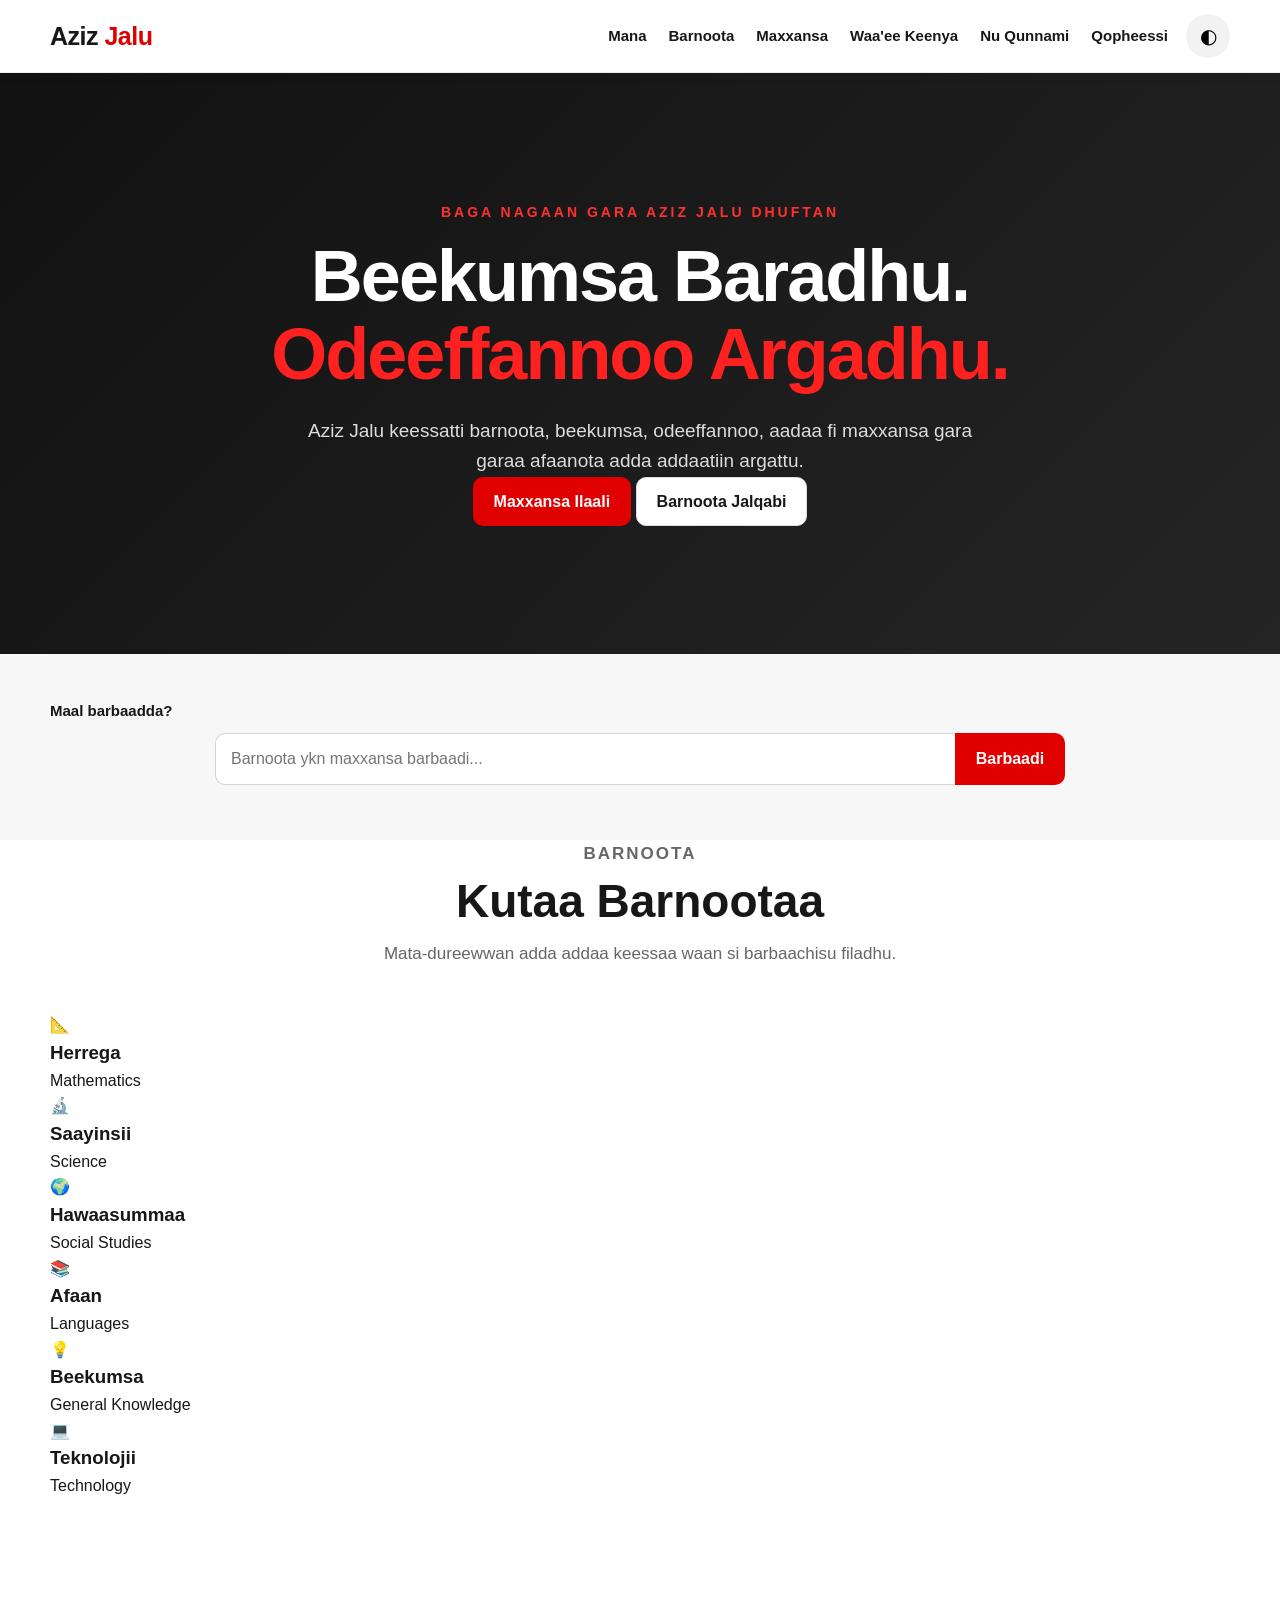
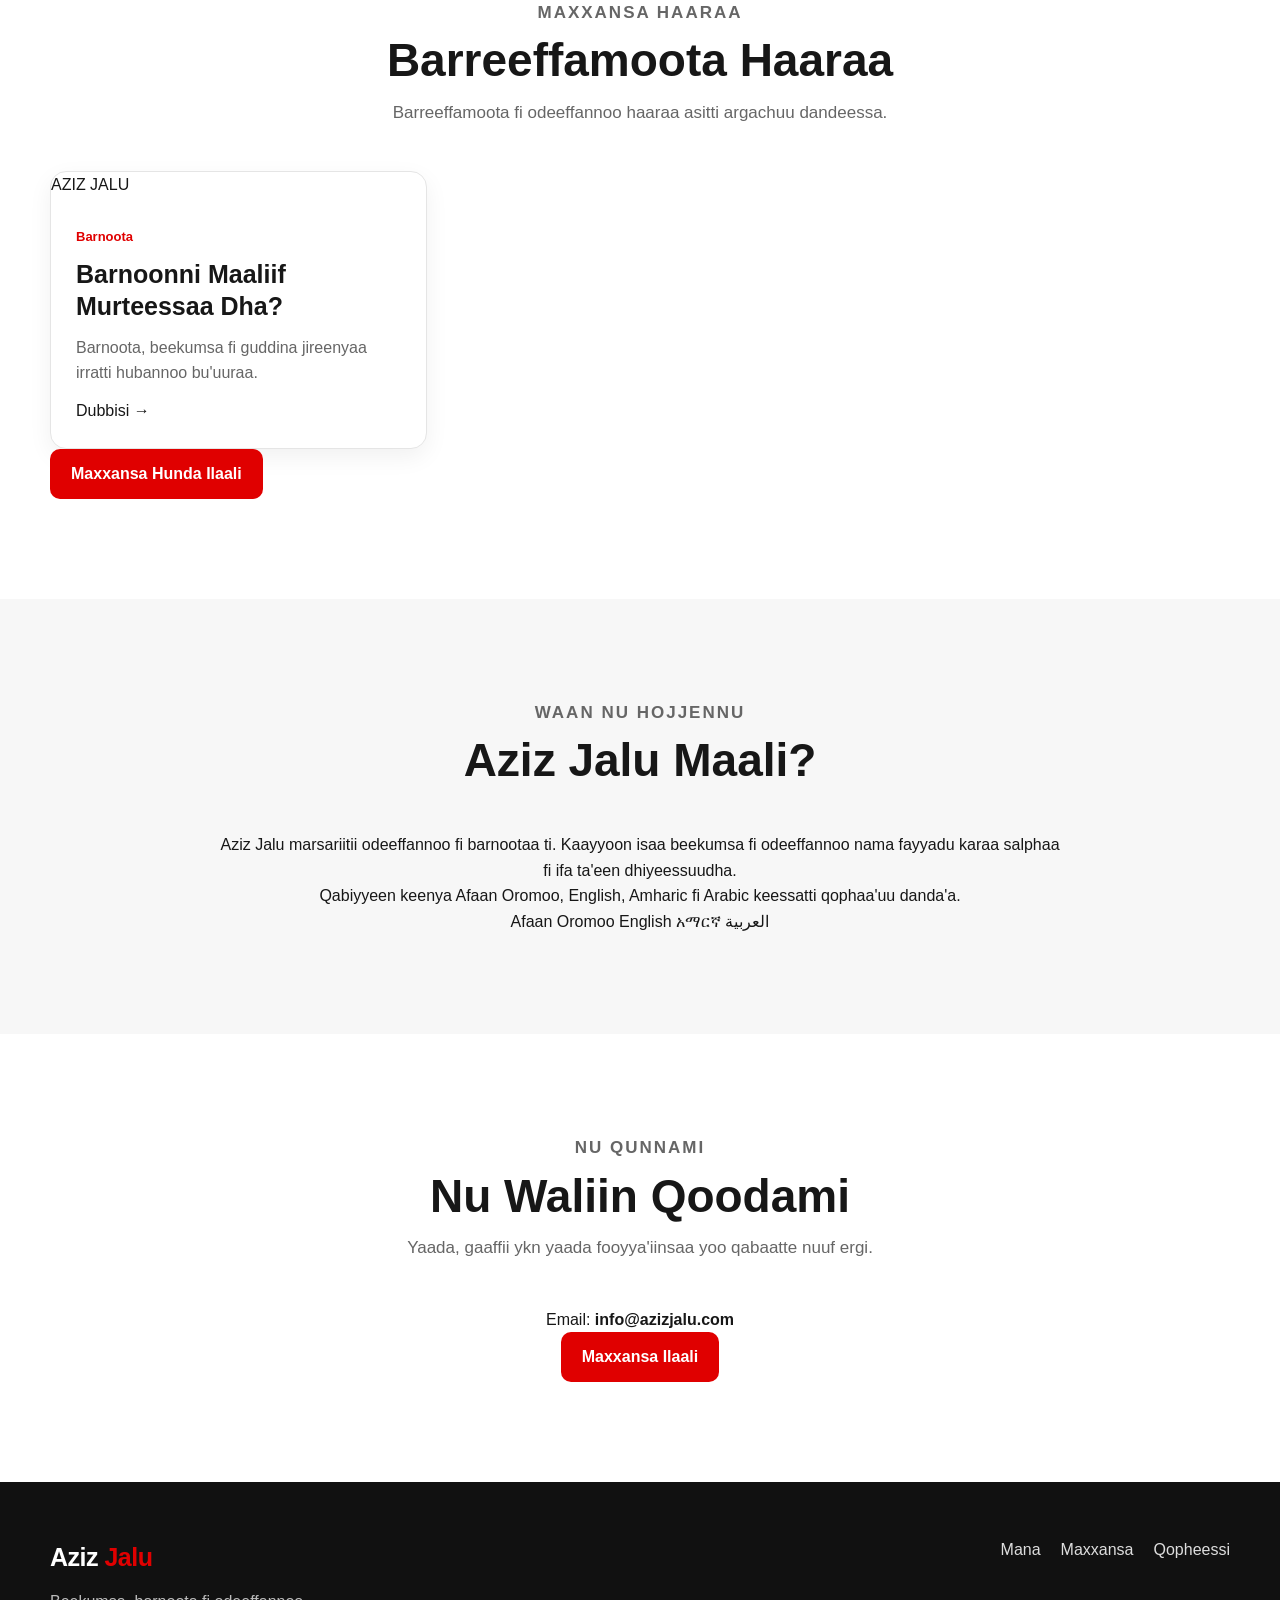
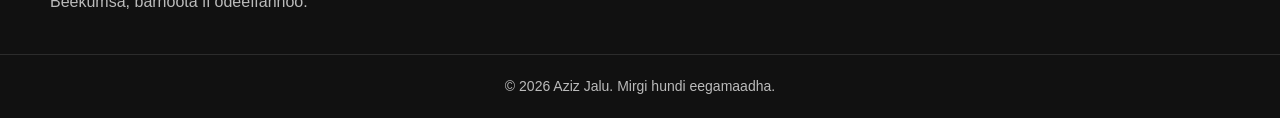
<file: aziz.html>
<!DOCTYPE html>
<html lang="om">

<head>

    <meta charset="UTF-8">

    <meta
        name="viewport"
        content="width=device-width, initial-scale=1.0"
    >

    <title>
        Aziz Jalu | Barnoota, Odeeffannoo fi Maxxansa
    </title>

    <meta
        name="description"
        content="Aziz Jalu - Barnoota, odeeffannoo, beekumsa, aadaa fi maxxansa Afaan Oromoo, English, Amharic fi Arabic."
    >

    <meta
        name="theme-color"
        content="#111111"
    >

    <link
        rel="stylesheet"
        href="design.css"
    >

    <style>

        /* =========================
           MOBILE MENU
           ========================= */

        .site-header {
            position: sticky;
            top: 0;
            z-index: 1000;
        }

        .header-inner {
            position: relative;
        }

        @media (max-width: 720px) {

            .menu-button {
                display: flex;
                align-items: center;
                justify-content: center;
                cursor: pointer;
            }

            .main-nav {
                position: absolute;

                top: calc(100% + 8px);
                left: 12px;
                right: 12px;

                display: none;

                flex-direction: column;

                gap: 4px;

                padding: 10px;

                background: #ffffff;

                border: 1px solid #e5e5e5;

                border-radius: 14px;

                box-shadow:
                    0 12px 30px
                    rgba(0, 0, 0, 0.15);
            }

            .main-nav.open {
                display: flex;
            }

            .main-nav a {
                display: block;

                width: 100%;

                padding: 13px 15px;

                border-radius: 9px;
            }

            .main-nav a:hover {
                background: #f5f5f5;
            }

            body.dark-mode .main-nav {
                background: #181818;

                border-color: #333333;
            }

            body.dark-mode .main-nav a {
                color: #ffffff;
            }

            body.dark-mode .main-nav a:hover {
                background: #252525;
            }

        }

    </style>

</head>


<body>


    <!-- =========================
         HEADER
         ========================= -->

    <header class="site-header">

        <div class="container header-inner">

            <a
                href="aziz.html"
                class="logo"
            >
                Aziz <span>Jalu</span>
            </a>


            <button
                class="menu-button"
                id="menuButton"
                type="button"
                aria-label="Menu bani"
                aria-expanded="false"
            >
                ☰
            </button>


            <nav
                class="main-nav"
                id="mainNav"
            >

                <a href="aziz.html">
                    Mana
                </a>

                <a href="#barnoota">
                    Barnoota
                </a>

                <a href="#maxxansa">
                    Maxxansa
                </a>

                <a href="#waaee">
                    Waa'ee Keenya
                </a>

                <a href="#qunnamtii">
                    Nu Qunnami
                </a>

                <a href="editor.html">
                    Qopheessi
                </a>

            </nav>


            <button
                class="theme-button"
                id="themeButton"
                type="button"
                aria-label="Bifa website jijjiiri"
            >
                ◐
            </button>

        </div>

    </header>



    <!-- =========================
         MAIN
         ========================= -->

    <main>


        <!-- HERO -->

        <section class="hero">

            <div class="container hero-content">

                <p class="hero-label">
                    BAGA NAGAAN GARA AZIZ JALU DHUFTAN
                </p>


                <h1>
                    Beekumsa Baradhu.
                    <span>
                        Odeeffannoo Argadhu.
                    </span>
                </h1>


                <p class="hero-text">
                    Aziz Jalu keessatti barnoota, beekumsa,
                    odeeffannoo, aadaa fi maxxansa gara garaa
                    afaanota adda addaatiin argattu.
                </p>


                <div class="hero-buttons">

                    <a
                        href="articles.html"
                        class="button primary-button"
                    >
                        Maxxansa Ilaali
                    </a>


                    <a
                        href="#barnoota"
                        class="button secondary-button"
                    >
                        Barnoota Jalqabi
                    </a>

                </div>

            </div>

        </section>



        <!-- =========================
             SEARCH
             ========================= -->

        <section class="search-section">

            <div class="container">

                <label
                    for="searchInput"
                    class="search-label"
                >
                    Maal barbaadda?
                </label>


                <div class="search-box">

                    <input
                        type="search"
                        id="searchInput"
                        placeholder="Barnoota ykn maxxansa barbaadi..."
                        autocomplete="off"
                    >


                    <button
                        id="searchButton"
                        type="button"
                    >
                        Barbaadi
                    </button>

                </div>


                <p
                    id="searchMessage"
                    class="search-message"
                ></p>

            </div>

        </section>



        <!-- =========================
             BARNOOTA
             ========================= -->

        <section
            class="categories"
            id="barnoota"
        >

            <div class="container">

                <div class="section-heading">

                    <p class="section-label">
                        BARNOOTA
                    </p>

                    <h2>
                        Kutaa Barnootaa
                    </h2>

                    <p>
                        Mata-dureewwan adda addaa keessaa
                        waan si barbaachisu filadhu.
                    </p>

                </div>


                <div class="category-grid">


                    <a
                        href="#maxxansa"
                        class="category-card"
                    >
                        <span class="category-icon">
                            📐
                        </span>

                        <h3>
                            Herrega
                        </h3>

                        <p>
                            Mathematics
                        </p>
                    </a>


                    <a
                        href="#maxxansa"
                        class="category-card"
                    >
                        <span class="category-icon">
                            🔬
                        </span>

                        <h3>
                            Saayinsii
                        </h3>

                        <p>
                            Science
                        </p>
                    </a>


                    <a
                        href="#maxxansa"
                        class="category-card"
                    >
                        <span class="category-icon">
                            🌍
                        </span>

                        <h3>
                            Hawaasummaa
                        </h3>

                        <p>
                            Social Studies
                        </p>
                    </a>


                    <a
                        href="#maxxansa"
                        class="category-card"
                    >
                        <span class="category-icon">
                            📚
                        </span>

                        <h3>
                            Afaan
                        </h3>

                        <p>
                            Languages
                        </p>
                    </a>


                    <a
                        href="#maxxansa"
                        class="category-card"
                    >
                        <span class="category-icon">
                            💡
                        </span>

                        <h3>
                            Beekumsa
                        </h3>

                        <p>
                            General Knowledge
                        </p>
                    </a>


                    <a
                        href="#maxxansa"
                        class="category-card"
                    >
                        <span class="category-icon">
                            💻
                        </span>

                        <h3>
                            Teknolojii
                        </h3>

                        <p>
                            Technology
                        </p>
                    </a>


                </div>

            </div>

        </section>



        <!-- =========================
             MAXXANSA
             ========================= -->

        <section
            class="articles-section"
            id="maxxansa"
        >

            <div class="container">

                <div class="section-heading">

                    <p class="section-label">
                        MAXXANSA HAARAA
                    </p>

                    <h2>
                        Barreeffamoota Haaraa
                    </h2>

                    <p>
                        Barreeffamoota fi odeeffannoo haaraa
                        asitti argachuu dandeessa.
                    </p>

                </div>


                <div
                    id="featuredArticles"
                    class="articles-grid"
                >

                    <article class="article-card">

                        <div class="article-image">

                            <span>
                                AZIZ JALU
                            </span>

                        </div>


                        <div class="article-content">

                            <span class="article-category">
                                Barnoota
                            </span>


                            <h3>
                                Barnoonni Maaliif Murteessaa Dha?
                            </h3>


                            <p>
                                Barnoota, beekumsa fi guddina
                                jireenyaa irratti hubannoo bu'uuraa.
                            </p>


                            <a
                                href="articles.html"
                                class="read-more"
                            >
                                Dubbisi →
                            </a>

                        </div>

                    </article>

                </div>


                <div class="center-button">

                    <a
                        href="articles.html"
                        class="button primary-button"
                    >
                        Maxxansa Hunda Ilaali
                    </a>

                </div>

            </div>

        </section>



        <!-- =========================
             WAA'EE KEENYA
             ========================= -->

        <section
            class="about-section"
            id="waaee"
        >

            <div class="container about-content">

                <div class="section-heading">

                    <p class="section-label">
                        WAAN NU HOJJENNU
                    </p>

                    <h2>
                        Aziz Jalu Maali?
                    </h2>

                </div>


                <p>
                    Aziz Jalu marsariitii odeeffannoo fi barnootaa ti.
                    Kaayyoon isaa beekumsa fi odeeffannoo nama fayyadu
                    karaa salphaa fi ifa ta'een dhiyeessuudha.
                </p>


                <p>
                    Qabiyyeen keenya Afaan Oromoo, English, Amharic
                    fi Arabic keessatti qophaa'uu danda'a.
                </p>


                <div class="language-list">

                    <span>
                        Afaan Oromoo
                    </span>

                    <span>
                        English
                    </span>

                    <span>
                        አማርኛ
                    </span>

                    <span>
                        العربية
                    </span>

                </div>

            </div>

        </section>



        <!-- =========================
             CONTACT
             ========================= -->

        <section
            class="contact-section"
            id="qunnamtii"
        >

            <div class="container">

                <div class="section-heading">

                    <p class="section-label">
                        NU QUNNAMI
                    </p>

                    <h2>
                        Nu Waliin Qoodami
                    </h2>

                    <p>
                        Yaada, gaaffii ykn yaada fooyya'iinsaa
                        yoo qabaatte nuuf ergi.
                    </p>

                </div>


                <div class="contact-card">

                    <p>
                        Email:
                        <strong>
                            info@azizjalu.com
                        </strong>
                    </p>


                    <a
                        href="articles.html"
                        class="button primary-button"
                    >
                        Maxxansa Ilaali
                    </a>

                </div>

            </div>

        </section>


    </main>



    <!-- =========================
         FOOTER
         ========================= -->

    <footer class="site-footer">

        <div class="container footer-content">

            <div>

                <a
                    href="aziz.html"
                    class="logo footer-logo"
                >
                    Aziz <span>Jalu</span>
                </a>


                <p>
                    Beekumsa, barnoota fi odeeffannoo.
                </p>

            </div>


            <div class="footer-links">

                <a href="aziz.html">
                    Mana
                </a>

                <a href="articles.html">
                    Maxxansa
                </a>

                <a href="editor.html">
                    Qopheessi
                </a>

            </div>

        </div>


        <div class="footer-bottom">

            <p>
                ©
                <span id="currentYear"></span>
                Aziz Jalu.
                Mirgi hundi eegamaadha.
            </p>

        </div>

    </footer>



    <!-- =========================
         SAVED ARTICLES
         ========================= -->

    <script>

        "use strict";


        const featuredArticles =
            document.getElementById(
                "featuredArticles"
            );


        const savedArticles =
            JSON.parse(
                localStorage.getItem(
                    "azizJaluArticles"
                ) || "[]"
            );


        if (
            featuredArticles &&
            Array.isArray(savedArticles) &&
            savedArticles.length > 0
        ) {

            featuredArticles.innerHTML = "";


            const limit =
                Math.min(
                    savedArticles.length,
                    3
                );


            for (
                let i = 0;
                i < limit;
                i++
            ) {

                const item =
                    savedArticles[i];


                const card =
                    document.createElement(
                        "article"
                    );

                card.className =
                    "article-card";


                const content =
                    document.createElement(
                        "div"
                    );

                content.className =
                    "article-content";


                const category =
                    document.createElement(
                        "span"
                    );

                category.className =
                    "article-category";


                category.textContent =
                    item.category ||
                    "Waliigalaa";


                const title =
                    document.createElement(
                        "h3"
                    );

                title.textContent =
                    item.title ||
                    "Mata-duree hin qabne";


                const description =
                    document.createElement(
                        "p"
                    );

                description.textContent =
                    item.description ||
                    "";


                const link =
                    document.createElement(
                        "a"
                    );

                link.href =
                    "articles.html";

                link.textContent =
                    "Dubbisi →";

                link.className =
                    "read-more";


                content.appendChild(
                    category
                );

                content.appendChild(
                    title
                );

                content.appendChild(
                    description
                );

                content.appendChild(
                    link
                );


                card.appendChild(
                    content
                );


                featuredArticles.appendChild(
                    card
                );

            }

        }

    </script>



    <!-- =========================
         MAIN JAVASCRIPT
         ========================= -->

    <script>

        "use strict";


        /* MOBILE MENU */

        const menuButton =
            document.getElementById(
                "menuButton"
            );


        const mainNav =
            document.getElementById(
                "mainNav"
            );


        if (
            menuButton &&
            mainNav
        ) {

            menuButton.addEventListener(
                "click",
                function (event) {

                    event.stopPropagation();

                    mainNav.classList.toggle(
                        "open"
                    );


                    const opened =
                        mainNav.classList.contains(
                            "open"
                        );


                    menuButton.setAttribute(
                        "aria-expanded",
                        String(opened)
                    );

                }
            );


            mainNav
                .querySelectorAll("a")
                .forEach(
                    function (link) {

                        link.addEventListener(
                            "click",
                            function () {

                                mainNav.classList.remove(
                                    "open"
                                );


                                menuButton.setAttribute(
                                    "aria-expanded",
                                    "false"
                                );

                            }
                        );

                    }
                );


            document.addEventListener(
                "click",
                function (event) {

                    if (
                        !mainNav.contains(
                            event.target
                        ) &&
                        !menuButton.contains(
                            event.target
                        )
                    ) {

                        mainNav.classList.remove(
                            "open"
                        );


                        menuButton.setAttribute(
                            "aria-expanded",
                            "false"
                        );

                    }

                }
            );

        }


        /* DARK MODE */

        const themeButton =
            document.getElementById(
                "themeButton"
            );


        const savedTheme =
            localStorage.getItem(
                "azizJaluTheme"
            );


        if (
            savedTheme === "dark"
        ) {

            document.body.classList.add(
                "dark-mode"
            );

        }


        if (themeButton) {

            themeButton.addEventListener(
                "click",
                function () {

                    document.body.classList.toggle(
                        "dark-mode"
                    );


                    const darkMode =
                        document.body.classList.contains(
                            "dark-mode"
                        );


                    localStorage.setItem(
                        "azizJaluTheme",
                        darkMode
                            ? "dark"
                            : "light"
                    );

                }
            );

        }


        /* CURRENT YEAR */

        const currentYear =
            document.getElementById(
                "currentYear"
            );


        if (currentYear) {

            currentYear.textContent =
                String(
                    new Date().getFullYear()
                );

        }


        /* HOME SEARCH */

        const searchInput =
            document.getElementById(
                "searchInput"
            );


        const searchButton =
            document.getElementById(
                "searchButton"
            );


        const searchMessage =
            document.getElementById(
                "searchMessage"
            );


        function searchHomeArticles() {

            if (
                !searchInput ||
                !featuredArticles
            ) {

                return;

            }


            const keyword =
                searchInput.value
                    .trim()
                    .toLowerCase();


            const cards =
                featuredArticles.querySelectorAll(
                    ".article-card"
                );


            let found = 0;


            cards.forEach(
                function (card) {

                    const text =
                        card.textContent
                            .toLowerCase();


                    const visible =
                        keyword === "" ||
                        text.includes(
                            keyword
                        );


                    card.style.display =
                        visible
                            ? ""
                            : "none";


                    if (visible) {

                        found++;

                    }

                }
            );


            if (searchMessage) {

                if (keyword === "") {

                    searchMessage.textContent =
                        "";

                } else if (found > 0) {

                    searchMessage.textContent =
                        found +
                        " maxxansa argame.";

                } else {

                    searchMessage.textContent =
                        "Maxxansi ati barbaadde hin argamne.";

                }

            }

        }


        if (searchButton) {

            searchButton.addEventListener(
                "click",
                searchHomeArticles
            );

        }


        if (searchInput) {

            searchInput.addEventListener(
                "keydown",
                function (event) {

                    if (
                        event.key === "Enter"
                    ) {

                        searchHomeArticles();

                    }

                }
            );


            searchInput.addEventListener(
                "input",
                function () {

                    if (
                        searchInput.value.trim() === ""
                    ) {

                        searchHomeArticles();

                    }

                }
            );

        }


        /* ESC KEY */

        document.addEventListener(
            "keydown",
            function (event) {

                if (
                    event.key === "Escape" &&
                    mainNav &&
                    menuButton
                ) {

                    mainNav.classList.remove(
                        "open"
                    );


                    menuButton.setAttribute(
                        "aria-expanded",
                        "false"
                    );

                }

            }
        );

    </script>


</body>

</html>
</file>
<file: design.css>
/* ========================================
   AZIZ JALU
   RESPONSIVE DESIGN
   Mobile • Tablet • Laptop • Desktop
   ======================================== */


/* ---------- RESET ---------- */

* {
    margin: 0;
    padding: 0;
    box-sizing: border-box;
}

html {
    scroll-behavior: smooth;
    -webkit-text-size-adjust: 100%;
}

body {
    font-family:
        Arial,
        Helvetica,
        sans-serif;

    background: #ffffff;
    color: #171717;

    line-height: 1.6;

    min-width: 320px;

    overflow-x: hidden;
}

img {
    display: block;
    max-width: 100%;
    height: auto;
}

a {
    color: inherit;
    text-decoration: none;
}

button,
input,
textarea,
select {
    font: inherit;
}


/* ---------- CONTAINER ---------- */

.container {
    width: min(
        100% - 32px,
        1180px
    );

    margin-inline: auto;
}


/* ---------- HEADER ---------- */

.site-header {
    position: sticky;
    top: 0;
    z-index: 1000;

    background: #ffffff;

    border-bottom: 1px solid #eeeeee;

    box-shadow:
        0 2px 12px rgba(0, 0, 0, 0.05);
}

.header-inner {
    min-height: 72px;

    display: flex;
    align-items: center;

    gap: 18px;
}

.logo {
    font-size: 25px;
    font-weight: 800;

    letter-spacing: -0.5px;

    margin-right: auto;
}

.logo span {
    color: #e00000;
}


/* ---------- NAVIGATION ---------- */

.main-nav {
    display: flex;
    align-items: center;
    gap: 22px;
}

.main-nav a {
    font-size: 15px;
    font-weight: 600;

    transition:
        color 0.2s ease,
        transform 0.2s ease;
}

.main-nav a:hover {
    color: #e00000;
}

.menu-button,
.theme-button {
    border: 0;

    background: transparent;

    cursor: pointer;

    display: flex;
    align-items: center;
    justify-content: center;
}

.menu-button {
    display: none;

    width: 44px;
    height: 44px;

    font-size: 25px;
}

.theme-button {
    width: 44px;
    height: 44px;

    border-radius: 50%;

    background: #f2f2f2;

    font-size: 20px;
}


/* ---------- HERO ---------- */

.hero {
    padding:
        clamp(70px, 10vw, 130px)
        0;

    background:
        linear-gradient(
            135deg,
            #111111,
            #252525
        );

    color: #ffffff;
}

.hero-content {
    max-width: 900px;

    text-align: center;

    margin-inline: auto;
}

.hero-label {
    color: #ff3030;

    font-size: 14px;
    font-weight: 800;

    letter-spacing: 3px;

    margin-bottom: 15px;
}

.hero h1 {
    font-size:
        clamp(
            36px,
            7vw,
            72px
        );

    line-height: 1.08;

    letter-spacing: -2px;

    margin-bottom: 22px;
}

.hero h1 span {
    color: #ff2020;
}

.hero-text {
    max-width: 700px;

    margin-inline: auto;

    color: #dddddd;

    font-size:
        clamp(
            16px,
            2vw,
            19px
        );
}


/* ---------- BUTTONS ---------- */

.button {
    display: inline-flex;

    align-items: center;
    justify-content: center;

    min-height: 46px;

    padding:
        11px 20px;

    border-radius: 10px;

    font-weight: 700;

    border: 1px solid transparent;

    cursor: pointer;

    transition:
        transform 0.2s ease,
        background 0.2s ease,
        color 0.2s ease;
}

.button:hover {
    transform: translateY(-2px);
}

.primary-button {
    background: #e00000;
    color: #ffffff;
}

.primary-button:hover {
    background: #b80000;
}

.secondary-button {
    background: #ffffff;
    color: #171717;

    border-color: #dddddd;
}


/* ---------- SEARCH ---------- */

.search-section {
    padding: 45px 0;

    background: #f7f7f7;
}

.search-label {
    display: block;

    font-size: 15px;
    font-weight: 700;

    margin-bottom: 10px;
}

.search-box {
    display: flex;

    width: 100%;

    max-width: 850px;

    margin-inline: auto;
}

.search-box input {
    flex: 1;

    min-width: 0;

    min-height: 50px;

    padding:
        12px 15px;

    border: 1px solid #d5d5d5;

    border-right: 0;

    border-radius:
        10px 0 0 10px;

    outline: none;

    background: #ffffff;
}

.search-box input:focus {
    border-color: #e00000;
}

.search-box button {
    min-width: 110px;

    border: 0;

    border-radius:
        0 10px 10px 0;

    background: #e00000;

    color: #ffffff;

    font-weight: 700;

    cursor: pointer;
}

.search-message {
    max-width: 850px;

    margin:
        10px auto 0;

    font-size: 14px;

    color: #666666;
}


/* ---------- SECTIONS ---------- */

.articles-section,
.about-section,
.contact-section {
    padding:
        clamp(55px, 8vw, 100px)
        0;
}

.section-heading {
    max-width: 760px;

    margin:
        0 auto 45px;

    text-align: center;
}

.section-label {
    color: #e00000;

    font-size: 13px;
    font-weight: 800;

    letter-spacing: 2px;

    margin-bottom: 8px;
}

.section-heading h2 {
    font-size:
        clamp(
            28px,
            5vw,
            46px
        );

    line-height: 1.15;

    margin-bottom: 12px;
}

.section-heading p {
    color: #666666;

    font-size: 17px;
}


/* ---------- ARTICLES GRID ---------- */

.articles-grid {
    display: grid;

    grid-template-columns:
        repeat(
            3,
            minmax(0, 1fr)
        );

    gap: 24px;
}

.article-card {
    background: #ffffff;

    border: 1px solid #e5e5e5;

    border-radius: 16px;

    overflow: hidden;

    box-shadow:
        0 8px 25px
        rgba(0, 0, 0, 0.06);

    transition:
        transform 0.2s ease,
        box-shadow 0.2s ease;
}

.article-card:hover {
    transform: translateY(-4px);

    box-shadow:
        0 14px 35px
        rgba(0, 0, 0, 0.10);
}

.article-content {
    padding: 25px;
}

.article-category {
    display: inline-block;

    color: #e00000;

    font-size: 13px;
    font-weight: 800;

    margin-bottom: 10px;
}

.article-card h3 {
    font-size:
        clamp(
            20px,
            3vw,
            25px
        );

    line-height: 1.3;

    margin-bottom: 12px;
}

.article-card p {
    color: #666666;

    font-size: 16px;

    margin-bottom: 12px;
}

.article-card p:last-child {
    margin-bottom: 0;
}


/* ---------- ABOUT ---------- */

.about-section {
    background: #f7f7f7;
}

.about-content {
    max-width: 850px;

    margin-inline: auto;

    text-align: center;
}


/* ---------- CONTACT ---------- */

.contact-section {
    text-align: center;

    background: #ffffff;
}


/* ---------- FOOTER ---------- */

.site-footer {
    background: #111111;

    color: #ffffff;

    padding-top: 55px;
}

.footer-content {
    display: flex;

    justify-content: space-between;

    gap: 40px;
}

.footer-logo {
    display: inline-block;

    margin-bottom: 12px;
}

.site-footer p {
    color: #bbbbbb;
}

.footer-links {
    display: flex;

    flex-wrap: wrap;

    gap: 20px;
}

.footer-links a {
    color: #dddddd;

    transition: color 0.2s ease;
}

.footer-links a:hover {
    color: #ff3030;
}

.footer-bottom {
    margin-top: 40px;

    padding:
        20px 0;

    text-align: center;

    border-top:
        1px solid #2c2c2c;
}

.footer-bottom p {
    font-size: 14px;
}


/* ========================================
   DARK MODE
   ======================================== */

body.dark-mode {
    background: #101010;

    color: #f5f5f5;
}

body.dark-mode .site-header {
    background: #151515;

    border-color: #292929;
}

body.dark-mode .theme-button {
    background: #292929;

    color: #ffffff;
}

body.dark-mode .search-section,
body.dark-mode .about-section {
    background: #151515;
}

body.dark-mode .search-box input {
    background: #202020;

    color: #ffffff;

    border-color: #3a3a3a;
}

body.dark-mode .article-card {
    background: #181818;

    border-color: #2c2c2c;
}

body.dark-mode .article-card p,
body.dark-mode .section-heading p,
body.dark-mode .search-message {
    color: #bbbbbb;
}

body.dark-mode .contact-section {
    background: #101010;
}

body.dark-mode .secondary-button {
    background: #202020;

    color: #ffffff;

    border-color: #3a3a3a;
}


/* ========================================
   TABLET
   ======================================== */

@media (max-width: 900px) {

    .container {
        width:
            min(
                100% - 28px,
                760px
            );
    }

    .main-nav {
        gap: 14px;
    }

    .main-nav a {
        font-size: 14px;
    }

    .articles-grid {
        grid-template-columns:
            repeat(
                2,
                minmax(0, 1fr)
            );
    }

    .footer-content {
        flex-direction: column;
    }

}


/* ========================================
   MOBILE NAVIGATION
   ======================================== */

@media (max-width: 720px) {

    .header-inner {
        min-height: 64px;
    }

    .menu-button {
        display: flex;
    }

    .main-nav {
        position: absolute;

        top: 64px;
        left: 14px;
        right: 14px;

        display: none;

        flex-direction: column;

        align-items: stretch;

        gap: 0;

        padding: 10px;

        background: #ffffff;

        border:
            1px solid #e5e5e5;

        border-radius: 14px;

        box-shadow:
            0 12px 30px
            rgba(0, 0, 0, 0.12);
    }

    .main-nav.open {
        display: flex;
    }

    .main-nav a {
        padding: 13px 14px;

        border-radius: 9px;
    }

    .main-nav a:hover {
        background: #f5f5f5;
    }

    body.dark-mode .main-nav {
        background: #181818;

        border-color: #2c2c2c;
    }

    body.dark-mode .main-nav a:hover {
        background: #242424;
    }

    .hero {
        padding:
            65px 0 75px;
    }

    .hero h1 {
        letter-spacing: -1px;
    }

    .articles-grid {
        grid-template-columns: 1fr;
    }

    .article-content {
        padding: 22px;
    }

    .footer-links {
        flex-direction: column;

        gap: 10px;
    }

}


/* ========================================
   SMALL PHONES
   ======================================== */

@media (max-width: 480px) {

    .container {
        width:
            calc(100% - 24px);
    }

    .logo {
        font-size: 22px;
    }

    .theme-button,
    .menu-button {
        width: 40px;
        height: 40px;
    }

    .hero {
        padding:
            55px 0 65px;
    }

    .hero-label {
        font-size: 12px;

        letter-spacing: 2px;
    }

    .hero h1 {
        font-size: 35px;

        line-height: 1.12;
    }

    .hero-text {
        font-size: 15px;
    }

    .search-section {
        padding: 30px 0;
    }

    .search-box {
        display: flex;
        flex-direction: column;

        gap: 10px;
    }

    .search-box input {
        border-right: 1px solid #d5d5d5;

        border-radius: 10px;
    }

    .search-box button {
        min-height: 48px;

        border-radius: 10px;
    }

    .articles-section,
    .about-section,
    .contact-section {
        padding:
            50px 0;
    }

    .section-heading {
        margin-bottom: 30px;
    }

    .section-heading h2 {
        font-size: 30px;
    }

    .section-heading p {
        font-size: 15px;
    }

    .article-card h3 {
        font-size: 21px;
    }

    .article-card p {
        font-size: 15px;
    }

    .button {
        width: 100%;
    }

}


/* ========================================
   VERY SMALL PHONES
   ======================================== */

@media (max-width: 360px) {

    .container {
        width:
            calc(100% - 18px);
    }

    .header-inner {
        gap: 8px;
    }

    .logo {
        font-size: 20px;
    }

    .hero h1 {
        font-size: 31px;
    }

    .article-content {
        padding: 18px;
    }

}
</file>
